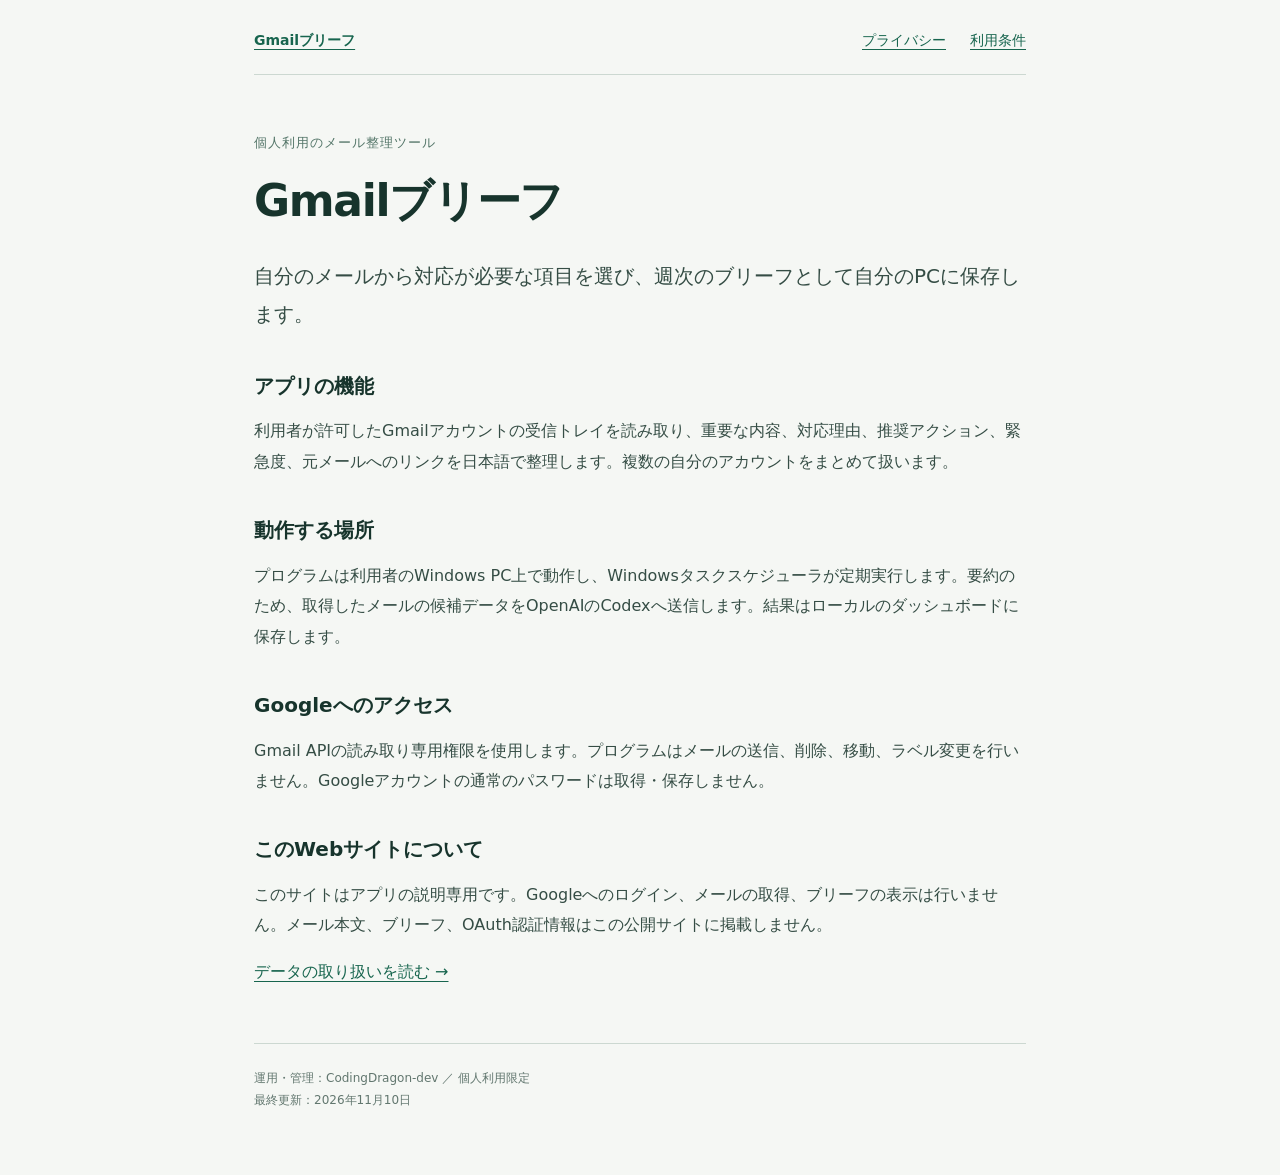
<file: index.html>
<!doctype html>
<html lang="ja"><head><meta charset="utf-8"><meta name="viewport" content="width=device-width,initial-scale=1"><title>Gmailブリーフ — アプリについて</title><link rel="stylesheet" href="style.css"></head>
<body><main><nav><a href="index.html">Gmailブリーフ</a><a href="privacy.html">プライバシー</a><a href="terms.html">利用条件</a></nav>
<p class="label">個人利用のメール整理ツール</p><h1>Gmailブリーフ</h1><p class="lead">自分のメールから対応が必要な項目を選び、週次のブリーフとして自分のPCに保存します。</p>
<h2>アプリの機能</h2><p>利用者が許可したGmailアカウントの受信トレイを読み取り、重要な内容、対応理由、推奨アクション、緊急度、元メールへのリンクを日本語で整理します。複数の自分のアカウントをまとめて扱います。</p>
<h2>動作する場所</h2><p>プログラムは利用者のWindows PC上で動作し、Windowsタスクスケジューラが定期実行します。要約のため、取得したメールの候補データをOpenAIのCodexへ送信します。結果はローカルのダッシュボードに保存します。</p>
<h2>Googleへのアクセス</h2><p>Gmail APIの読み取り専用権限を使用します。プログラムはメールの送信、削除、移動、ラベル変更を行いません。Googleアカウントの通常のパスワードは取得・保存しません。</p>
<h2>このWebサイトについて</h2><p>このサイトはアプリの説明専用です。Googleへのログイン、メールの取得、ブリーフの表示は行いません。メール本文、ブリーフ、OAuth認証情報はこの公開サイトに掲載しません。</p>
<p><a href="privacy.html">データの取り扱いを読む →</a></p><footer>運用・管理：CodingDragon-dev ／ 個人利用限定<br>最終更新：2026年11月10日</footer></main></body></html>
</file>
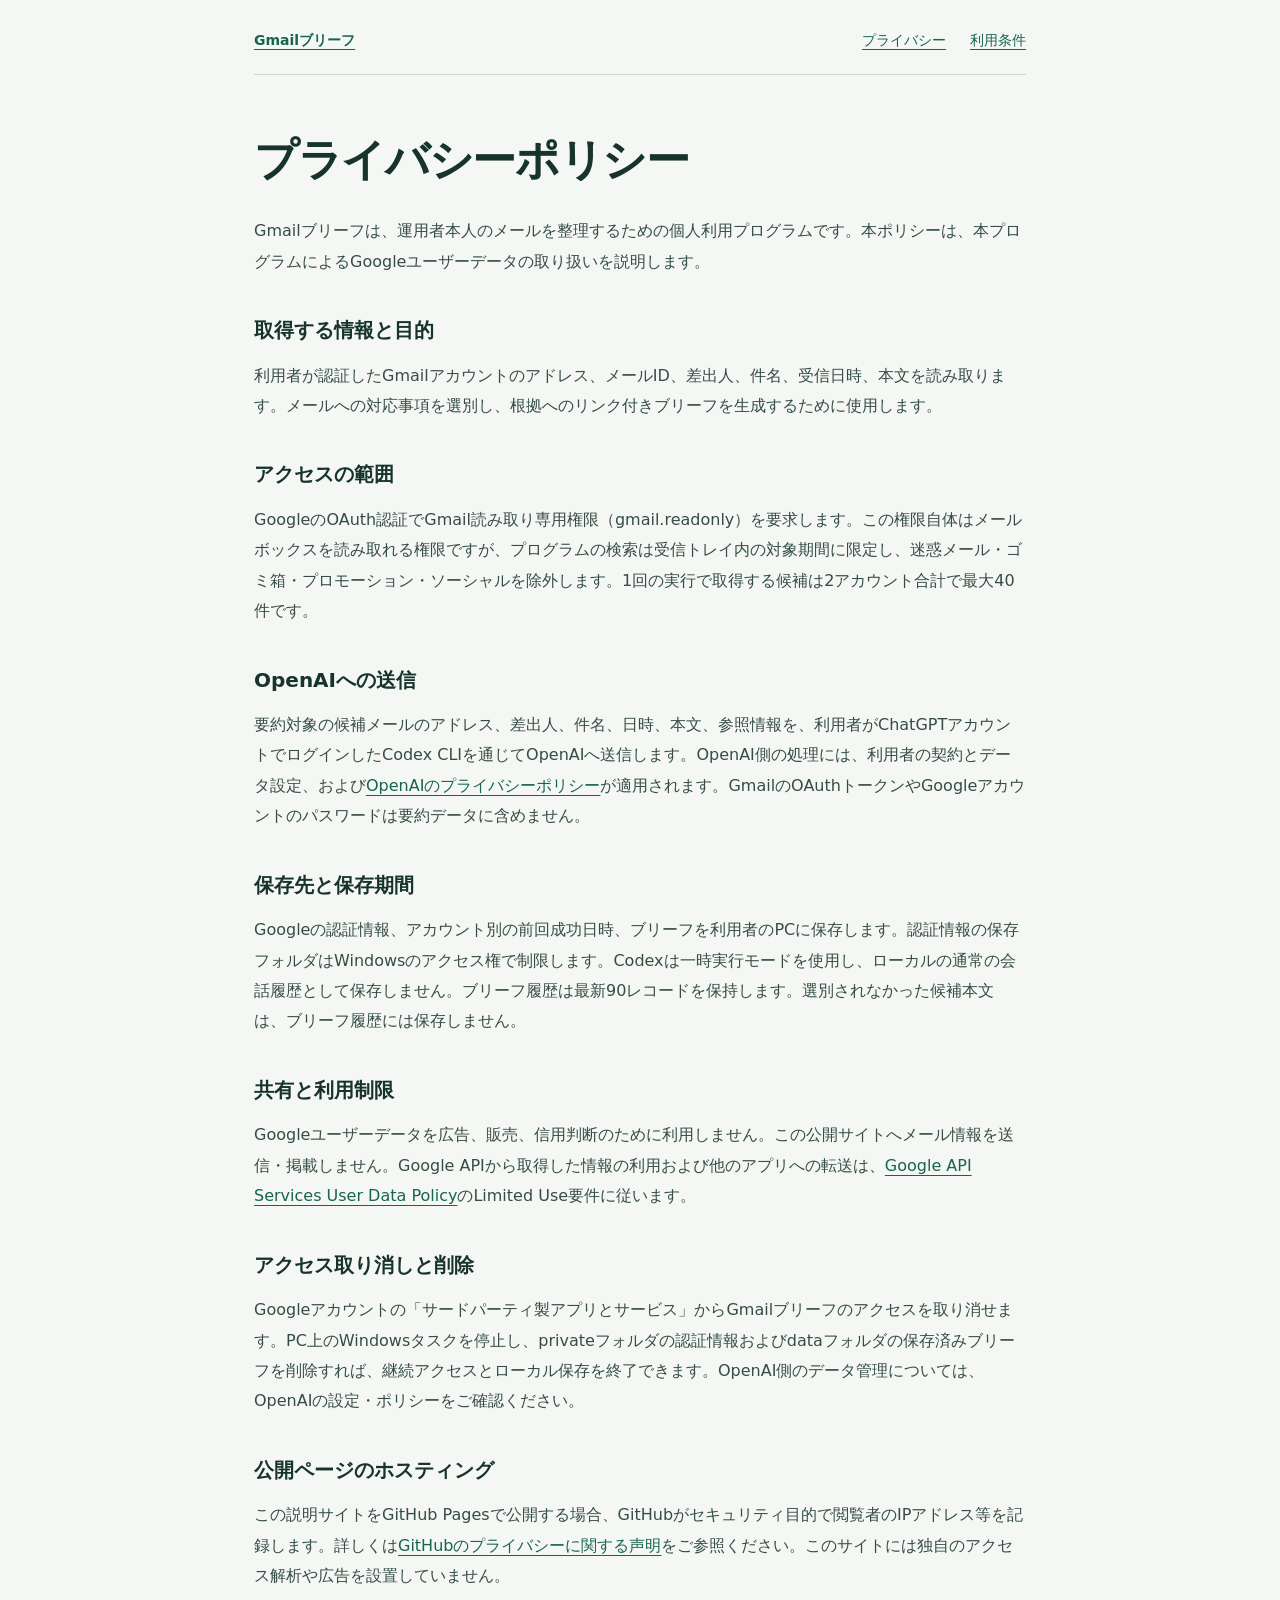
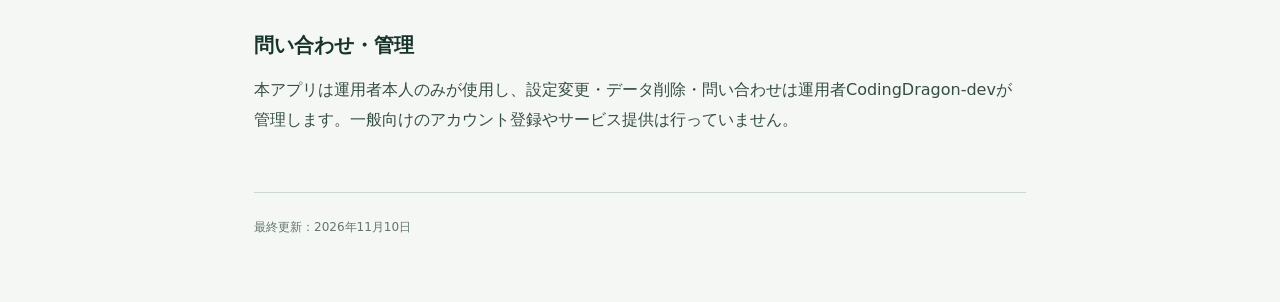
<file: privacy.html>
<!doctype html>
<html lang="ja"><head><meta charset="utf-8"><meta name="viewport" content="width=device-width,initial-scale=1"><title>プライバシーポリシー — Gmailブリーフ</title><link rel="stylesheet" href="style.css"></head>
<body><main><nav><a href="index.html">Gmailブリーフ</a><a href="privacy.html" aria-current="page">プライバシー</a><a href="terms.html">利用条件</a></nav><h1>プライバシーポリシー</h1>
<p>Gmailブリーフは、運用者本人のメールを整理するための個人利用プログラムです。本ポリシーは、本プログラムによるGoogleユーザーデータの取り扱いを説明します。</p>
<h2>取得する情報と目的</h2><p>利用者が認証したGmailアカウントのアドレス、メールID、差出人、件名、受信日時、本文を読み取ります。メールへの対応事項を選別し、根拠へのリンク付きブリーフを生成するために使用します。</p>
<h2>アクセスの範囲</h2><p>GoogleのOAuth認証でGmail読み取り専用権限（gmail.readonly）を要求します。この権限自体はメールボックスを読み取れる権限ですが、プログラムの検索は受信トレイ内の対象期間に限定し、迷惑メール・ゴミ箱・プロモーション・ソーシャルを除外します。1回の実行で取得する候補は2アカウント合計で最大40件です。</p>
<h2>OpenAIへの送信</h2><p>要約対象の候補メールのアドレス、差出人、件名、日時、本文、参照情報を、利用者がChatGPTアカウントでログインしたCodex CLIを通じてOpenAIへ送信します。OpenAI側の処理には、利用者の契約とデータ設定、および<a href="https://openai.com/policies/privacy-policy/">OpenAIのプライバシーポリシー</a>が適用されます。GmailのOAuthトークンやGoogleアカウントのパスワードは要約データに含めません。</p>
<h2>保存先と保存期間</h2><p>Googleの認証情報、アカウント別の前回成功日時、ブリーフを利用者のPCに保存します。認証情報の保存フォルダはWindowsのアクセス権で制限します。Codexは一時実行モードを使用し、ローカルの通常の会話履歴として保存しません。ブリーフ履歴は最新90レコードを保持します。選別されなかった候補本文は、ブリーフ履歴には保存しません。</p>
<h2>共有と利用制限</h2><p>Googleユーザーデータを広告、販売、信用判断のために利用しません。この公開サイトへメール情報を送信・掲載しません。Google APIから取得した情報の利用および他のアプリへの転送は、<a href="https://developers.google.com/terms/api-services-user-data-policy">Google API Services User Data Policy</a>のLimited Use要件に従います。</p>
<h2>アクセス取り消しと削除</h2><p>Googleアカウントの「サードパーティ製アプリとサービス」からGmailブリーフのアクセスを取り消せます。PC上のWindowsタスクを停止し、privateフォルダの認証情報およびdataフォルダの保存済みブリーフを削除すれば、継続アクセスとローカル保存を終了できます。OpenAI側のデータ管理については、OpenAIの設定・ポリシーをご確認ください。</p>
<h2>公開ページのホスティング</h2><p>この説明サイトをGitHub Pagesで公開する場合、GitHubがセキュリティ目的で閲覧者のIPアドレス等を記録します。詳しくは<a href="https://docs.github.com/en/site-policy/privacy-policies/github-general-privacy-statement">GitHubのプライバシーに関する声明</a>をご参照ください。このサイトには独自のアクセス解析や広告を設置していません。</p>
<h2>問い合わせ・管理</h2><p>本アプリは運用者本人のみが使用し、設定変更・データ削除・問い合わせは運用者CodingDragon-devが管理します。一般向けのアカウント登録やサービス提供は行っていません。</p><footer>最終更新：2026年11月10日</footer></main></body></html>
</file>
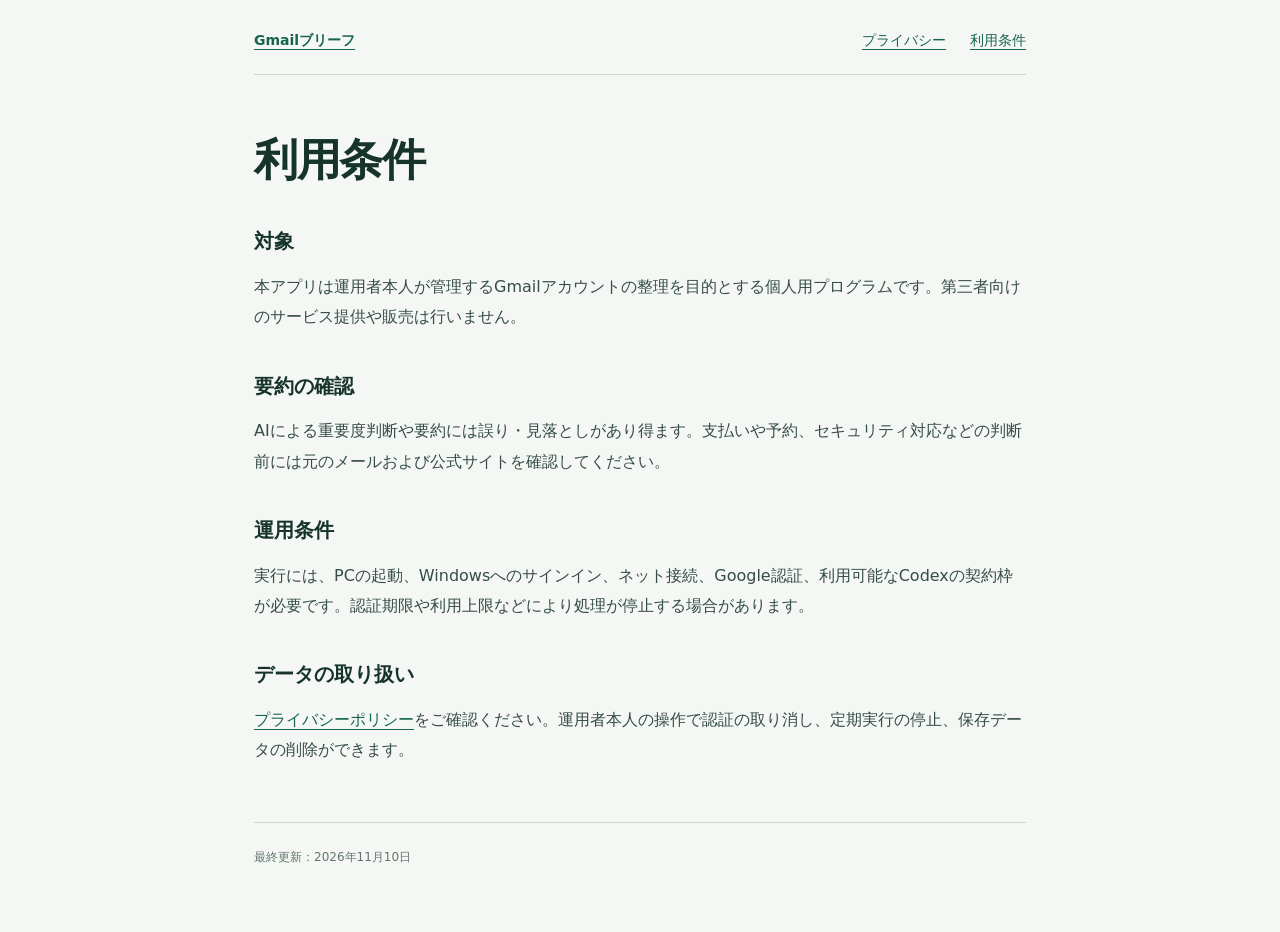
<file: terms.html>
<!doctype html>
<html lang="ja"><head><meta charset="utf-8"><meta name="viewport" content="width=device-width,initial-scale=1"><title>利用条件 — Gmailブリーフ</title><link rel="stylesheet" href="style.css"></head>
<body><main><nav><a href="index.html">Gmailブリーフ</a><a href="privacy.html">プライバシー</a><a href="terms.html" aria-current="page">利用条件</a></nav><h1>利用条件</h1><h2>対象</h2><p>本アプリは運用者本人が管理するGmailアカウントの整理を目的とする個人用プログラムです。第三者向けのサービス提供や販売は行いません。</p><h2>要約の確認</h2><p>AIによる重要度判断や要約には誤り・見落としがあり得ます。支払いや予約、セキュリティ対応などの判断前には元のメールおよび公式サイトを確認してください。</p><h2>運用条件</h2><p>実行には、PCの起動、Windowsへのサインイン、ネット接続、Google認証、利用可能なCodexの契約枠が必要です。認証期限や利用上限などにより処理が停止する場合があります。</p><h2>データの取り扱い</h2><p><a href="privacy.html">プライバシーポリシー</a>をご確認ください。運用者本人の操作で認証の取り消し、定期実行の停止、保存データの削除ができます。</p><footer>最終更新：2026年11月10日</footer></main></body></html>
</file>
<file: style.css>
:root{color-scheme:light;font-family:system-ui,-apple-system,"Segoe UI","Noto Sans JP",sans-serif;color:#17342c;background:#f5f7f4}*{box-sizing:border-box}body{margin:0}main{max-width:820px;margin:0 auto;padding:32px 24px 64px}nav{display:flex;gap:24px;flex-wrap:wrap;padding-bottom:24px;border-bottom:1px solid #ccd8d1;margin-bottom:56px;font-size:14px}a{color:#17654e;text-underline-offset:4px}nav a:first-child{font-weight:700;margin-right:auto}h1{font-size:clamp(28px,5vw,44px);line-height:1.3;letter-spacing:-.03em;margin:16px 0 28px}h2{font-size:20px;margin-top:40px}p{line-height:1.9;color:#354d45}.lead{font-size:20px}.label{font-size:13px;letter-spacing:.08em;color:#537568}footer{border-top:1px solid #ccd8d1;margin-top:56px;padding-top:24px;font-size:12px;line-height:1.8;color:#62776f}@media(max-width:480px){main{padding:24px 20px 48px}nav{gap:16px;margin-bottom:36px}}
</file>
